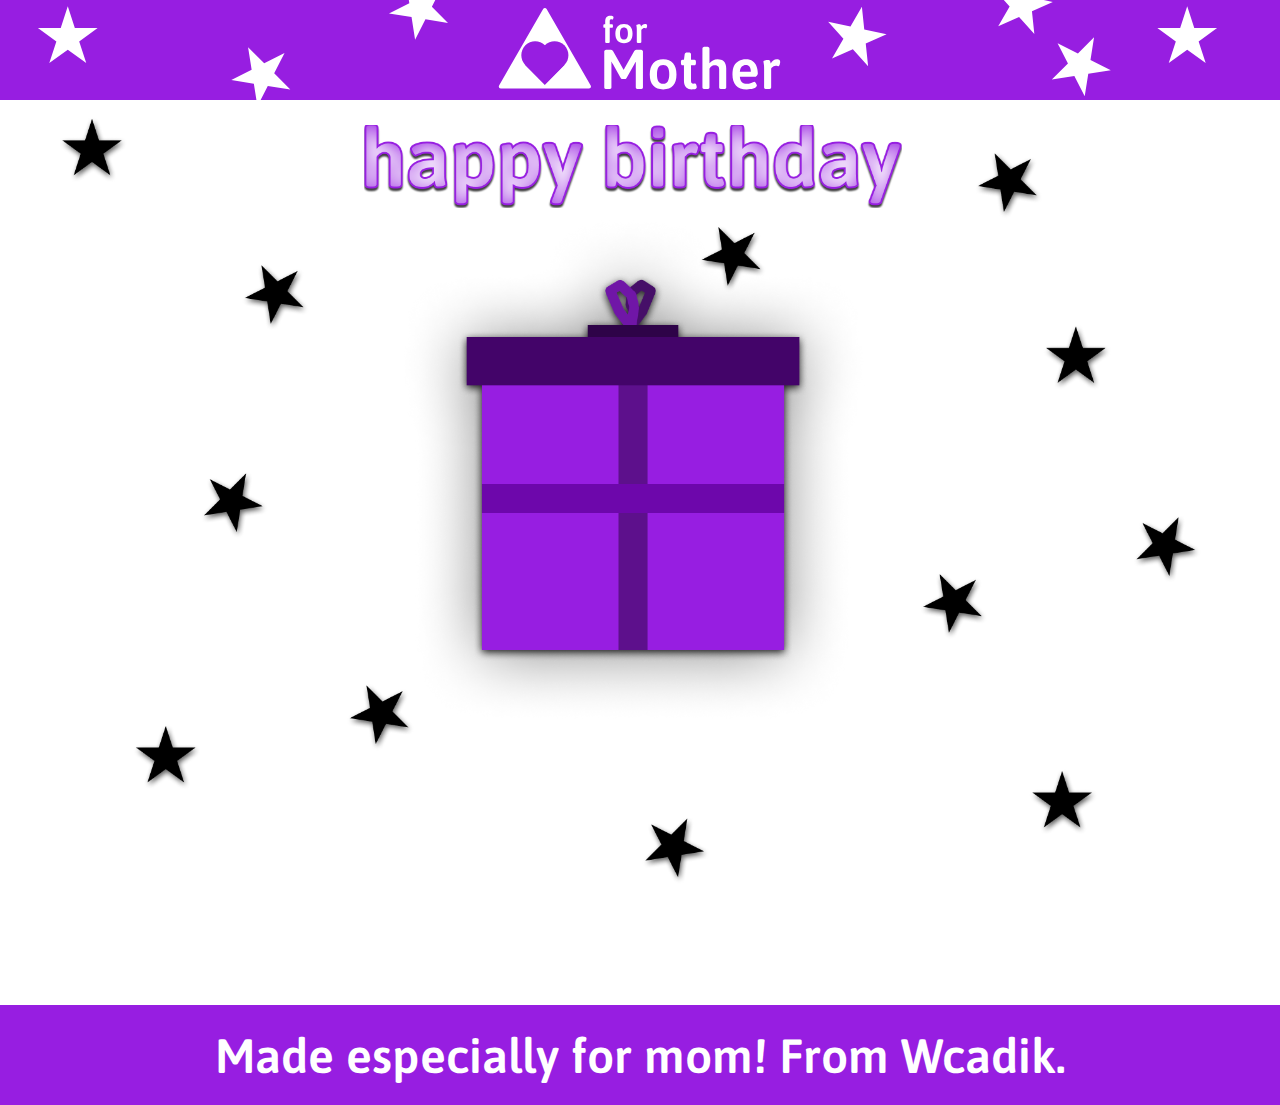
<file: MotherBirthday15.06.2023/index.html>
<!DOCTYPE html>
<html lang="en">
<head>
    <meta charset="UTF-8">
    <meta http-equiv="X-UA-Compatible" content="IE=edge">
    <meta name="viewport" content="width=device-width, initial-scale=1.0">
    <title>Happy Birthday!</title>
    <link rel="stylesheet" href="">
    <link rel="stylesheet" href="css/bootstrap-reboot.min.css">
    <link rel="stylesheet" href="css/font.css">
    <link rel="stylesheet" href="css/blocks/style.min.css">
</head>
<body>
    <div class="header">
        <img src="img/header_stars.svg" alt="stars" class="header__stars">
        <div class="container">
            <img src="img/Logo.svg" alt="logo" class="header__logo">
        </div>
    </div>
    <div class="promo">
        <div class="container">
            <img src="img/bg_stars.png" alt="bg" class="promo__bg">
        </div>
        <div class="container">
            <img src="img/happy birthday.png" alt="Happy Birthday" class="promo__title">
        </div>
        <div class="container">
            <img src="img/gift.png" alt="gift" class="promo__gift" id="gift">
        </div>
    </div>
    <div class="footer">
        <div class="footer__descr">
            Made especially for mom! From Wcadik.
        </div>
    </div>
    <script src="https://code.jquery.com/jquery-3.6.4.min.js"></script>
    <script src="js/script.js"></script>
</body>
</html>
</file>
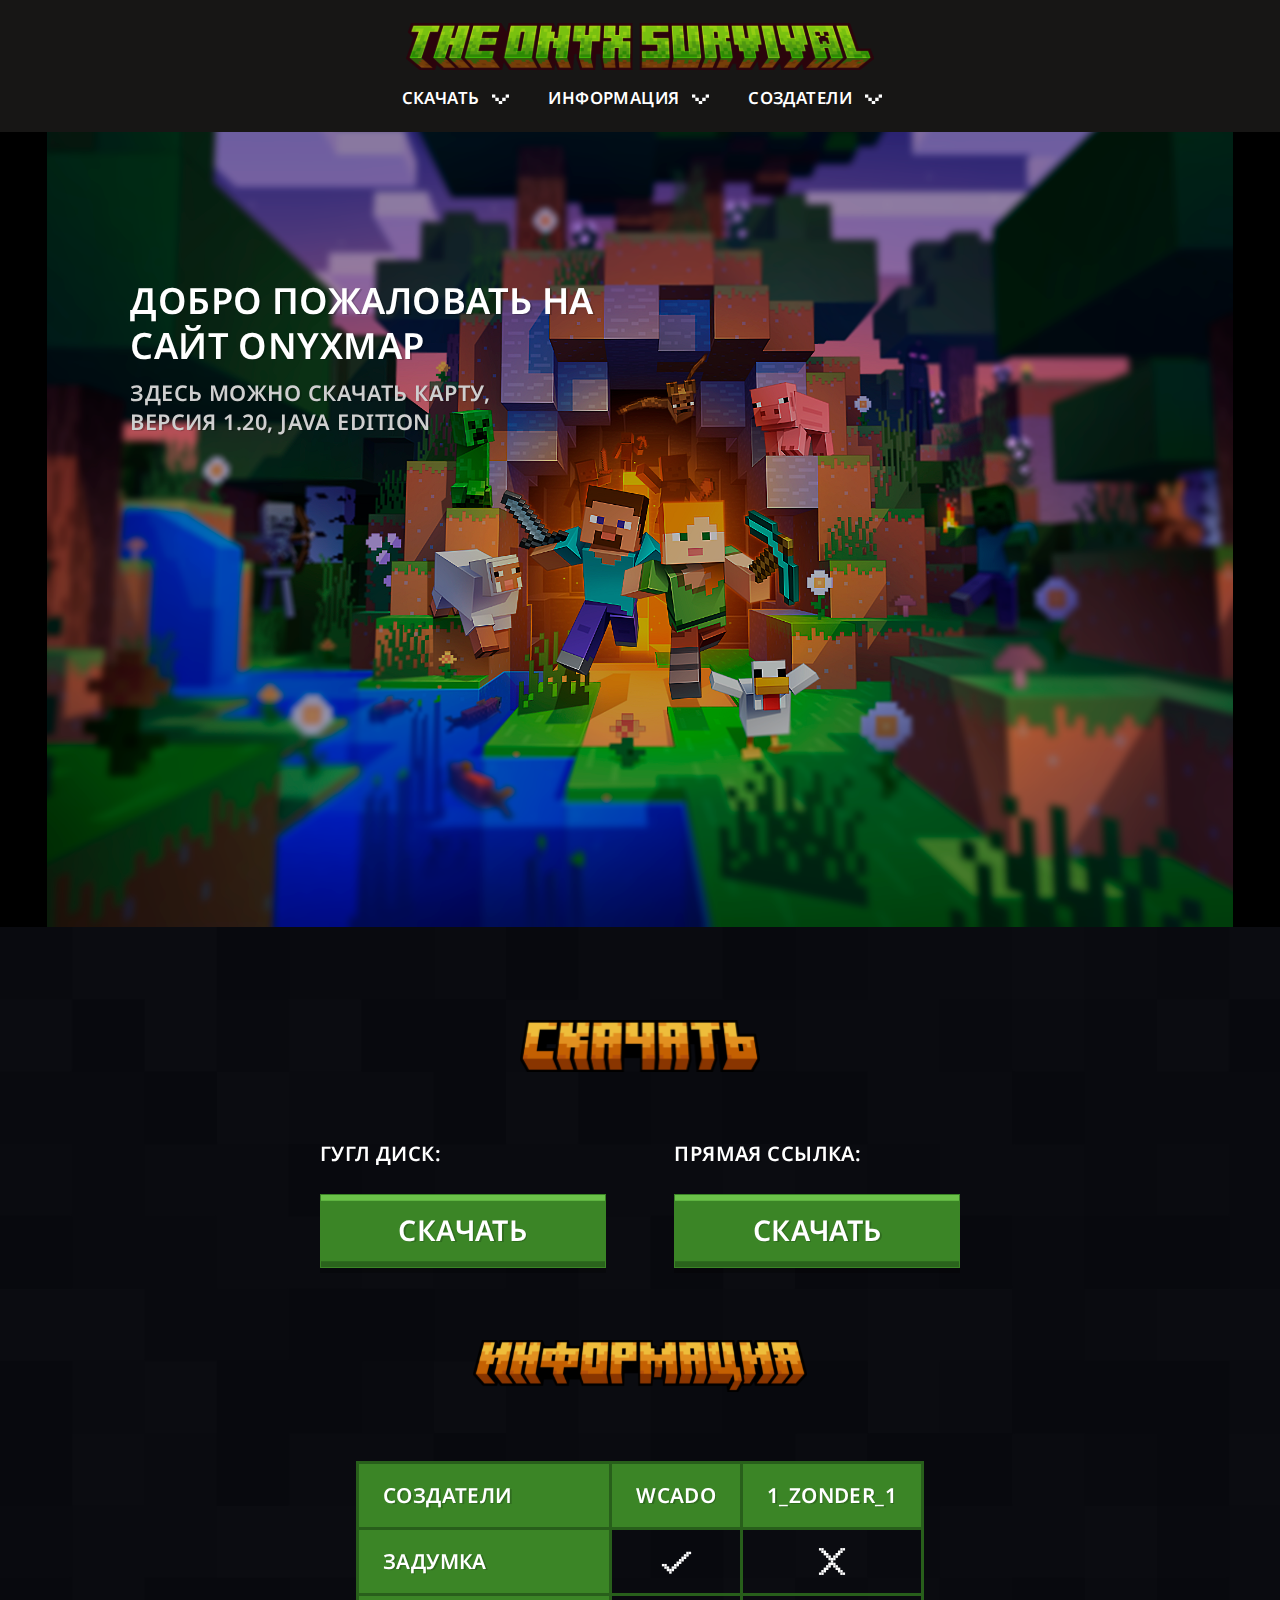
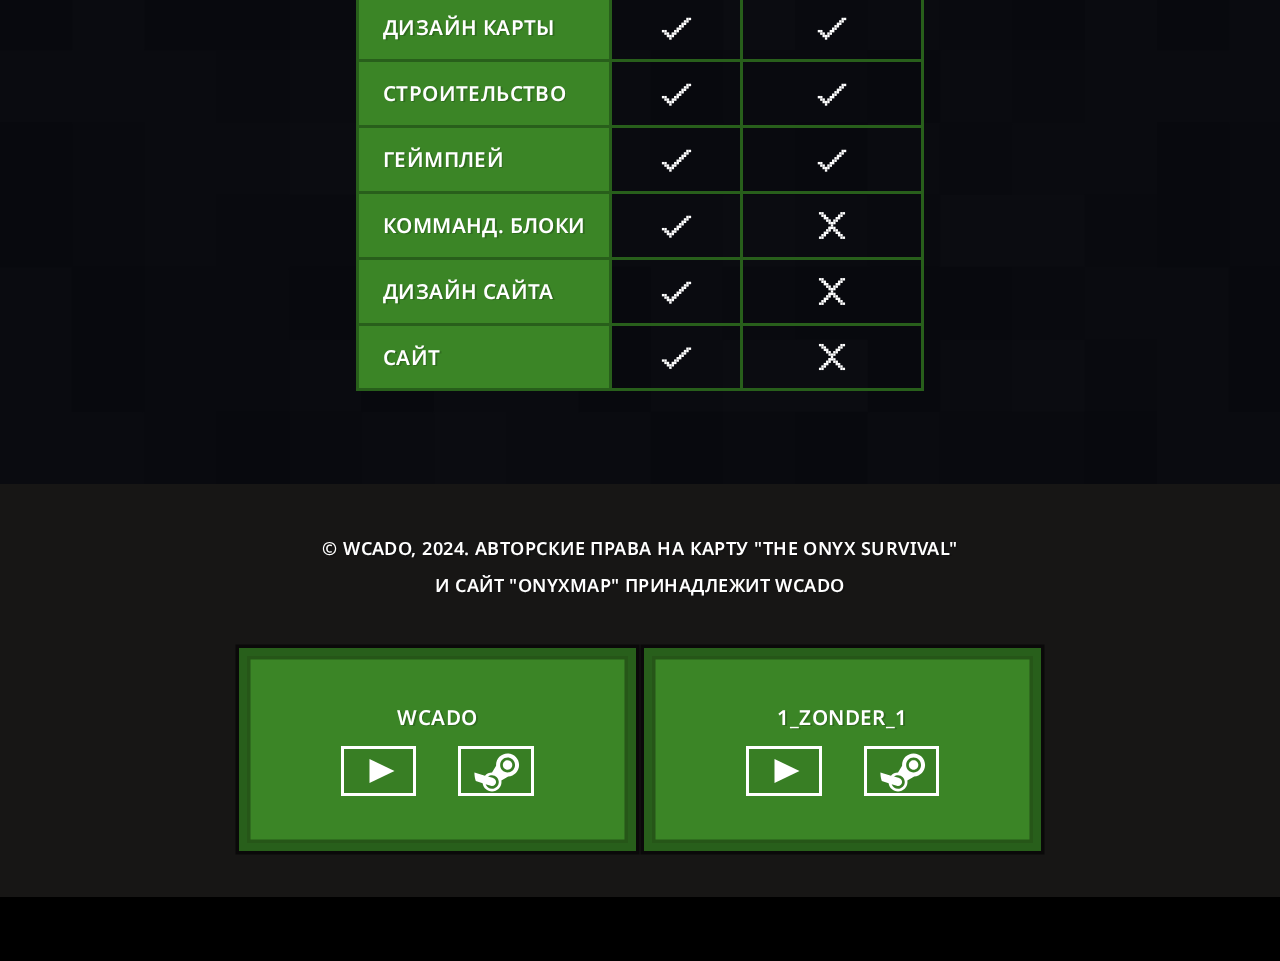
<file: onyxmap/index.html>
<!DOCTYPE html><html lang="ru"><head><meta charset="UTF-8"><meta name="viewport" content="width=device-width,initial-scale=1"><title>OnyxMap</title><link rel="shortcut icon" href="icons/favicon.ico" type="image/x-icon"><link rel="icon" href="icons/favicon.ico" type="image/x-icon"><link rel="stylesheet" href="css/libraries/bootstrap-reboot.min.css"><link rel="stylesheet" href="css/libraries/font.css"><link rel="stylesheet" href="css/style.min.css"></head><body><header class="header"><div class="header-logo"><a href="#Home" title="Меню"><img src="img/logo.svg" alt="logo" class="header-logo_img"></a></div><div class="container"><ul class="header-list"><li><a href="#Downloads">скачать</a></li><li><a href="#Information">информация</a></li><li><a href="#Creators">создатели</a></li></ul></div></header><div id="Home" style="top:-10px;position:absolute">air</div><main class="main"><div class="main__bg"><h1 class="main__title">Добро пожаловать на сайт OnyxMap</h1><h3 class="main__descr">Здесь можно скачать карту, версия 1.20, Java Edition</h3></div></main><section class="content"><div class="content__download"><div class="title" id="Downloads"><img src="img/download.svg" class="title" alt="download"></div><div class="container"><div class="block"><div class="content__download_descr">Гугл диск:</div><a target="_blank" href="https://drive.google.com/file/d/1AvsOnqF2Jua0AzsUdylp67Nx6cg6aU0h/view?usp=drive_link"><button class="content__download_button">скачать</button></a></div><div class="block"><div class="content__download_descr">Прямая ссылка:</div><a target="_blank" href="https://drive.google.com/uc?export=download&id=1AvsOnqF2Jua0AzsUdylp67Nx6cg6aU0h"><button class="content__download_button">скачать</button></a></div></div></div><div class="content__information"><div class="title" id="Information"><img src="img/information.svg" class="title" alt="information"></div><div class="container"><table><tr><th>Создатели</th><th class="creators">Wcado</th><th class="creators">1_zonder_1</th></tr><tr><th>Задумка</th><td><img src="icons/check_mark.svg" alt="check_mark"></td><td><img src="icons/cross.svg" alt="cross"></td></tr><tr><th>Дизайн карты</th><td><img src="icons/check_mark.svg" alt="check_mark"></td><td><img src="icons/check_mark.svg" alt="check_mark"></td></tr><tr><th>Строительство</th><td><img src="icons/check_mark.svg" alt="check_mark"></td><td><img src="icons/check_mark.svg" alt="check_mark"></td></tr><tr><th>Геймплей</th><td><img src="icons/check_mark.svg" alt="check_mark"></td><td><img src="icons/check_mark.svg" alt="check_mark"></td></tr><tr><th>Комманд. блоки</th><td><img src="icons/check_mark.svg" alt="check_mark"></td><td><img src="icons/cross.svg" alt="cross"></td></tr><tr><th>Дизайн сайта</th><td><img src="icons/check_mark.svg" alt="check_mark"></td><td><img src="icons/cross.svg" alt="cross"></td></tr><tr><th>Сайт</th><td><img src="icons/check_mark.svg" alt="check_mark"></td><td><img src="icons/cross.svg" alt="cross"></td></tr></table></div></div></section><footer id="Creators" class="footer"><div class="footer_descr">&copy; Wcado, 2024. Авторские права на карту "The Onyx Survival" и сайт "OnyxMap" принадлежит Wcado</div><div class="footer__blocks"><div class="footer__blocks_content"><div class="footer__blocks_content-name">Wcado</div><div class="footer__blocks_content_links"><a class="footer__blocks_content_links-youtube" title="YouTube" target="_blank" href="https://www.youtube.com/@Wcado"></a> <a class="footer__blocks_content_links-steam" title="Steam" target="_blank" href="https://steamcommunity.com/id/Wcado/"><svg width="80" height="80" viewBox="0 0 118 118" fill="none" xmlns="http://www.w3.org/2000/svg"><g style="mix-blend-mode:hard-light"><path d="M69.6901 53.7958C74.4168 53.7958 78.2486 49.9641 78.2486 45.2374C78.2486 40.5107 74.4168 36.679 69.6901 36.679C64.9635 36.679 61.1317 40.5107 61.1317 45.2374C61.1317 49.9641 64.9635 53.7958 69.6901 53.7958Z" fill="white"/><path d="M69.6901 24.4526C58.2218 24.4526 48.9053 33.7691 48.9053 45.2374C48.9053 45.6775 48.9542 46.0932 48.9787 46.5089L41.5695 58.6864C36.5078 58.6864 31.9841 60.8871 28.8541 64.3594L9.78107 58.6864C9.78107 64.0904 10.6614 69.2988 12.2997 74.1649L24.6238 78.1018C25.7487 86.4646 32.8888 92.9201 41.5695 92.9201C51.0327 92.9201 58.6864 85.2664 58.6864 75.8032C58.6864 74.8985 58.5886 74.0182 58.4663 73.1623L70.8394 65.9732C81.7697 65.3619 90.4749 56.3144 90.4749 45.2374C90.4749 33.7691 81.1584 24.4526 69.6901 24.4526ZM41.5695 88.0295C36.2389 88.0295 31.7396 84.5817 30.0768 79.8379L39.2465 82.7478L39.271 82.7233C39.271 82.7478 39.2954 82.7478 39.3199 82.7478C39.6622 82.8456 39.9801 82.9434 40.3224 83.0167C40.7381 83.0901 41.1538 83.139 41.5695 83.139C45.6287 83.139 48.9053 79.8623 48.9053 75.8032C48.9053 72.6244 46.8269 69.9101 43.9659 68.9076C43.9414 68.8831 43.8925 68.8342 43.8925 68.8342L34.3315 65.9977C36.3611 64.5061 38.8553 63.5769 41.5695 63.5769C48.3185 63.5769 53.7959 69.0543 53.7959 75.8032C53.7959 82.5521 48.3185 88.0295 41.5695 88.0295ZM69.6901 58.6864C62.2565 58.6864 56.2411 52.671 56.2411 45.2374C56.2411 37.8038 62.2565 31.7884 69.6901 31.7884C77.1237 31.7884 83.1391 37.8038 83.1391 45.2374C83.1391 52.671 77.1237 58.6864 69.6901 58.6864Z" fill="white"/></g></svg></a></div></div></div><div class="footer__blocks"><div class="footer__blocks_content"><div class="footer__blocks_content-name">1_ZoNdEr_1</div><div class="footer__blocks_content_links"><a class="footer__blocks_content_links-youtube" title="YouTube" target="_blank" href="https://www.youtube.com/@flipacliperanimations6947/videos"></a> <a class="footer__blocks_content_links-steam" title="Steam" target="_blank" href="https://steamcommunity.com/profiles/76561199156945597"><svg width="80" height="80" viewBox="0 0 118 118" fill="none" xmlns="http://www.w3.org/2000/svg"><g style="mix-blend-mode:hard-light"><path d="M69.6901 53.7958C74.4168 53.7958 78.2486 49.9641 78.2486 45.2374C78.2486 40.5107 74.4168 36.679 69.6901 36.679C64.9635 36.679 61.1317 40.5107 61.1317 45.2374C61.1317 49.9641 64.9635 53.7958 69.6901 53.7958Z" fill="white"/><path d="M69.6901 24.4526C58.2218 24.4526 48.9053 33.7691 48.9053 45.2374C48.9053 45.6775 48.9542 46.0932 48.9787 46.5089L41.5695 58.6864C36.5078 58.6864 31.9841 60.8871 28.8541 64.3594L9.78107 58.6864C9.78107 64.0904 10.6614 69.2988 12.2997 74.1649L24.6238 78.1018C25.7487 86.4646 32.8888 92.9201 41.5695 92.9201C51.0327 92.9201 58.6864 85.2664 58.6864 75.8032C58.6864 74.8985 58.5886 74.0182 58.4663 73.1623L70.8394 65.9732C81.7697 65.3619 90.4749 56.3144 90.4749 45.2374C90.4749 33.7691 81.1584 24.4526 69.6901 24.4526ZM41.5695 88.0295C36.2389 88.0295 31.7396 84.5817 30.0768 79.8379L39.2465 82.7478L39.271 82.7233C39.271 82.7478 39.2954 82.7478 39.3199 82.7478C39.6622 82.8456 39.9801 82.9434 40.3224 83.0167C40.7381 83.0901 41.1538 83.139 41.5695 83.139C45.6287 83.139 48.9053 79.8623 48.9053 75.8032C48.9053 72.6244 46.8269 69.9101 43.9659 68.9076C43.9414 68.8831 43.8925 68.8342 43.8925 68.8342L34.3315 65.9977C36.3611 64.5061 38.8553 63.5769 41.5695 63.5769C48.3185 63.5769 53.7959 69.0543 53.7959 75.8032C53.7959 82.5521 48.3185 88.0295 41.5695 88.0295ZM69.6901 58.6864C62.2565 58.6864 56.2411 52.671 56.2411 45.2374C56.2411 37.8038 62.2565 31.7884 69.6901 31.7884C77.1237 31.7884 83.1391 37.8038 83.1391 45.2374C83.1391 52.671 77.1237 58.6864 69.6901 58.6864Z" fill="white"/></g></svg></a></div></div></div></footer><script src="js/script.js"></script></body></html>
</file>
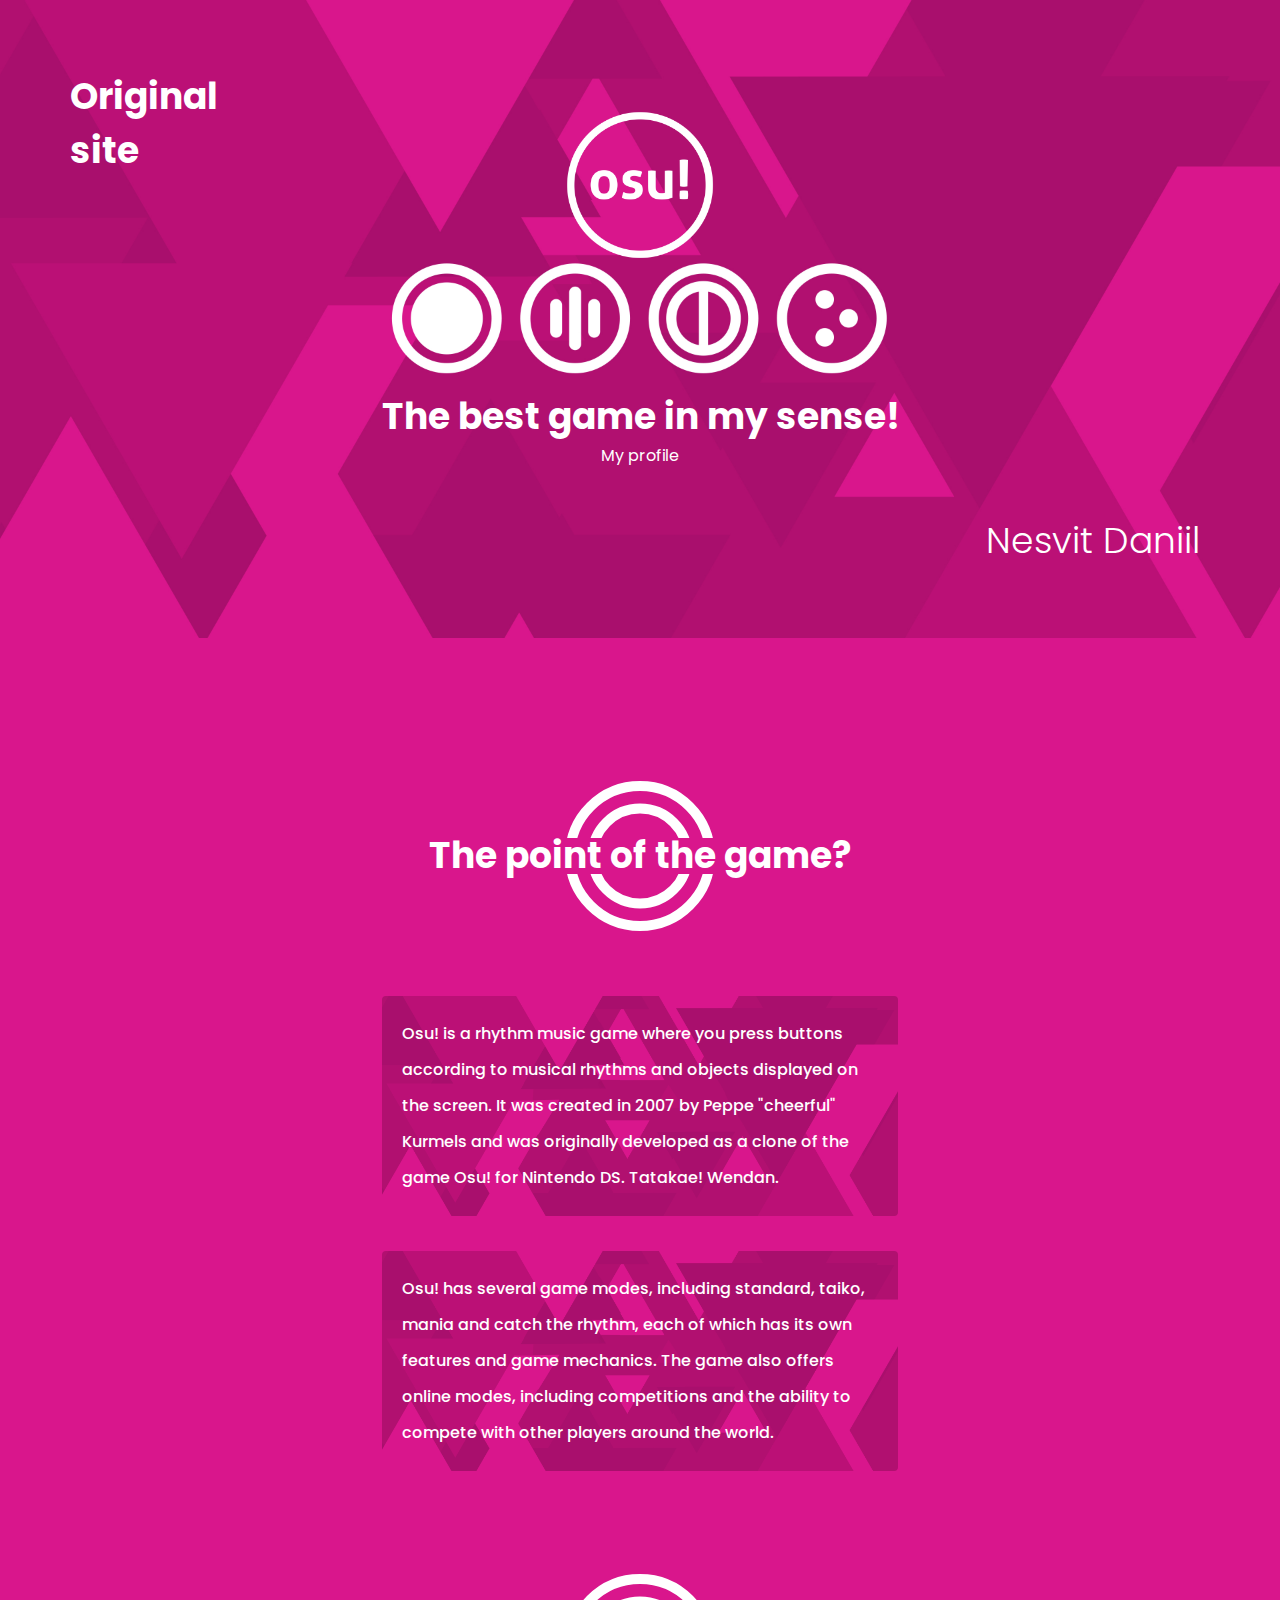
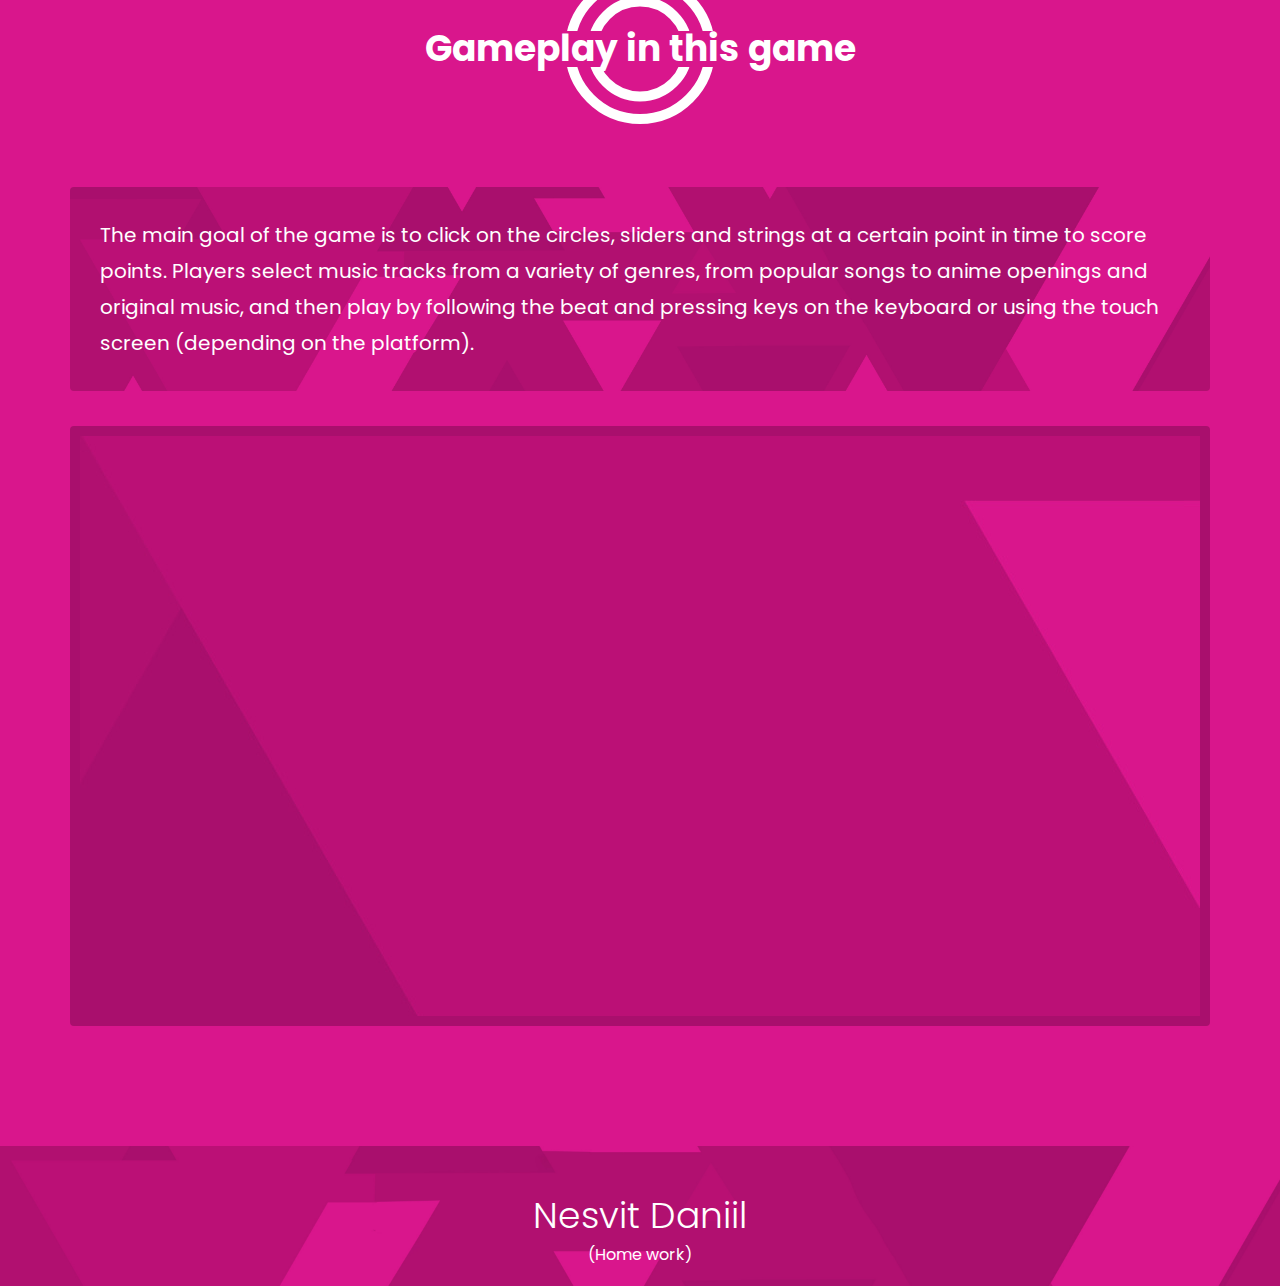
<file: osu/index.html>
<!DOCTYPE html><html lang="en"><head><meta charset="UTF-8"><meta name="viewport" content="width=device-width,initial-scale=1"><title>Osu!</title><link rel="shortcut icon" href="icons/favicon.ico" type="image/x-icon"><link rel="icon" href="icons/favicon.ico" type="image/x-icon"><link rel="stylesheet" href="css/style.min.css"></head><body><div class="desctop"><section class="promo"><div class="original title"><a href="https://osu.ppy.sh/home" target="_blank">Original site</a></div><div class="author title">Nesvit Daniil</div><div class="container"><div class="promo__wrapper"><div class="promo__logo"><div><a href="https://osu.ppy.sh/home" target="_blank"><img src="icons/logo.png" alt="Osu!" class="promo__logo-first"> <img src="icons/h_logo.png" alt="Osu!" class="promo__logo-last"></a></div></div><h1 class="title title_fz36 promo__title">The best game in my sense!</h1><a href="https://osu.ppy.sh/users/35159426" target="_blank" class="promo__link">My profile</a></div></div></section><section class="meaning"><div class="container"><div class="title__section-title"><h2 class="title title_fz36">The point of the game?</h2><div class="title__section-circle"></div></div><div class="meaning__wrapper"><div class="meaning__wrapper-item"><div class="meaning__descr">Osu! is a rhythm music game where you press buttons according to musical rhythms and objects displayed on the screen. It was created in 2007 by Peppe "cheerful" Kurmels and was originally developed as a clone of the game Osu! for Nintendo DS. Tatakae! Wendan.</div></div><div class="meaning__wrapper-item"><div class="meaning__descr">Osu! has several game modes, including standard, taiko, mania and catch the rhythm, each of which has its own features and game mechanics. The game also offers online modes, including competitions and the ability to compete with other players around the world.</div></div></div></div></section><section class="gameplay"><div class="container"><div class="title__section-title"><h2 class="title title_fz36">Gameplay in this game</h2><div class="title__section-circle"></div></div><div class="gameplay__video"><div class="gameplay__descr">The main goal of the game is to click on the circles, sliders and strings at a certain point in time to score points. Players select music tracks from a variety of genres, from popular songs to anime openings and original music, and then play by following the beat and pressing keys on the keyboard or using the touch screen (depending on the platform).</div><iframe src="https://www.youtube.com/embed/iEW0q-Rdzlk" title="Osu!lazer | Insert Coin (Thaehan)" allow="accelerometer; autoplay; clipboard-write; encrypted-media; gyroscope; picture-in-picture; web-share" allowfullscreen></iframe></div></div></section><footer class="footer"><div class="container"><div class="author title title_fz36 footer__author">Nesvit Daniil</div><div class="footer__task">(Home work)</div></div></footer></div><div class="mobile"><section class="via"><div class="wrapper"><div class="title title_fz24">Please visit this site via a PC with a resolution of at least 1280×720</div></div></section></div></body></html>
</file>
<file: MotherBirthday15.06.2023/css/font.css>
@font-face {
	font-family: 'Asap';
	src: local('Asap-SemiBold'),
		url('../fonts/Asap-SemiBold.ttf') format('truetype');
	font-weight: 600;
	font-style: normal;
}
</file>
<file: onyxmap/css/libraries/font.css>
@font-face {
	font-family: 'Noto Sans';
	src: local('NotoSans-SemiBold'),
		url('../../fonts/NotoSans-SemiBold.ttf') format('truetype');
	font-weight: 600;
	font-style: normal;
}
</file>
<file: MotherBirthday15.06.2023/css/blocks/style.min.css>
*{font-family:Asap,sans-serif;box-sizing:border-box;cursor:default;-webkit-user-select:none;-moz-user-select:none;user-select:none}::-webkit-scrollbar{width:17px}::-webkit-scrollbar-track{border-radius:2px;background:#f1f1f1}::-webkit-scrollbar-thumb{border-radius:2px;background:#971ee1}::-webkit-scrollbar-thumb:hover{background:#7a19b6}.header{position:fixed;background-color:#971ee1;width:100%;height:100px;top:0;padding:0 19px 0;pointer-events:none;z-index:1}.header__stars{position:block;width:98%;height:120px}.header .container{display:flex;justify-content:center;align-items:center}.header__logo{position:absolute;top:6px;left:50%;transform:translateX(-50%)}.promo{width:100%;height:1350px;margin-top:15px;background-color:#fff;padding:100px 48.58px 35.58px 35px}.promo__bg{position:absolute;width:90%;pointer-events:none}.promo .container{display:flex;justify-content:center}.promo__title{margin-top:10px;width:45%}.promo__gift{width:40%;cursor:pointer}.footer{display:flex;width:100%;height:100px;background:#971ee1;padding:27px 0}.footer__descr{color:#fff;font-size:48px;line-height:48px;font-weight:600;margin:0 auto}@media(max-width:2561px){.promo{height:1650px}}@media(max-width:2447px){.promo{height:1580px}}@media(max-width:2183px){.promo{height:1440px}}@media(max-width:2026px){.promo{height:1350px}}@media(max-width:1842px){.promo{height:1250px}}@media(max-width:1574px){.promo{height:1090px}}@media(max-width:1411px){.promo{height:990px}}@media(max-width:1242px){.promo{height:890px}}@media(max-width:1025px){.promo{height:760px}}
</file>
<file: onyxmap/css/style.min.css>
html{scroll-behavior:smooth;scroll-padding-top:146px}*{margin:0;padding:0;box-sizing:border-box;font-family:"Noto Sans";font-size:24px;text-transform:uppercase;color:#fff;letter-spacing:.5px;text-shadow:2px 1px rgba(0,0,0,.1882352941);zoom:97.5%;cursor:default}* ::selection{background-color:#3b8526;color:#fff}* ::-webkit-scrollbar{width:20px}* ::-webkit-scrollbar-track{background:#3b8526;box-shadow:inset 0 -4px #2a631c,inset -4px 4px #6bc349,inset 4px -4px #2a631c}* ::-webkit-scrollbar-thumb{background:#3b8526;border:1px solid #fff;box-shadow:inset 0 0 0 2px #1157be,inset 0 -4px #2a631c,inset -4px 4px #6bc349,inset 4px -4px #2a631c}body{background-color:#000}.container{width:1280px;margin:0 auto}.title{display:flex;justify-content:center;align-items:center;-webkit-user-select:none;user-select:none;height:60px}.header{position:fixed;top:0;left:0;background-color:#171615;min-width:100%;max-width:100%;height:142px;z-index:1;transition:.15s all ease-in-out}.header-list{position:relative;list-style-type:none;margin:55px 0 0 -30px;padding-left:0;display:flex;justify-content:center;align-items:center;transform:translateY(calc(-100% + 8px))}.header-list a{color:#fff;text-decoration:none;font-size:20px;transition:.15s all}.header-list a::before{content:"";position:absolute;width:20px;height:12px;background:url(../icons/arrow.svg) center center/cover no-repeat;right:-20px;top:30px;transition:.15s all}.header-list li{position:relative;padding:15px 15px;margin:0 25px 0 25px}.header-logo{margin-top:25px;display:flex;justify-content:center;-webkit-user-select:none;user-select:none;z-index:3}.header-logo_img{position:relative;transition:all .15s;display:inline-block;max-width:545px;min-width:100px;height:auto;cursor:pointer;z-index:3}.header-logo_img:active{transform:scale(1.02)}.header.hide{transform:translateY(-142px);transition:.15s all ease-in-out}@media(hover:hover){.header-list a:hover{cursor:pointer;color:#5cb92e}.header-list a:hover::before{background:url(../icons/arrow_active.svg) center center/cover no-repeat}}@media(hover:none){.header-list a:active{cursor:pointer;color:#5cb92e}.header-list a:active::before{background:url(../icons/arrow_active.svg) center center/cover no-repeat}}.main{margin-top:100px;display:block}.main__bg{display:block;background:url(../img/main_bg.png) center center/cover no-repeat;max-width:1280px;min-height:100vh;margin:0 auto;padding:200px 0 0 90px;zoom:100%}.main__title{font-size:40px;font-weight:600;line-height:50px;width:513px}.main__descr{margin-top:10px;line-height:32px;width:400px;color:#cfcfcf}#download{position:absolute;top:752px}.content{max-width:100%;height:auto;padding:100px 0 100px 0;background:url(../img/black_concrete.jpg) center left/contain repeat}.content__download .container{display:flex;justify-content:center;flex-wrap:wrap}.content__download .block{margin:0 40px;display:inline-block}.content__download_descr{display:inline-block;text-align:left;margin-top:80px}.content__download a{text-decoration:none;color:#fff;cursor:pointer}.content__download_button{padding:0;display:block;margin-top:30px;height:90px;text-transform:uppercase;width:350px;background:#3b8526;box-shadow:inset 0 0 0 2px rgba(0,0,0,0),inset 0 7px 0 #6bc349,inset 0 -7px 0 #2a631c,0 6px 0 rgba(0,0,0,.25);font-size:35px;font-weight:600;transition:.15s all,0s box-shadow;border:1px solid rgba(0,0,0,0);-webkit-user-select:none;user-select:none}.content__information{margin-top:80px}.content__information table{margin:0 auto;margin-top:80px;border:4px solid #285f1b;-webkit-user-select:none;user-select:none}.content__information th{padding:20px 30px;background:#3b8526;color:#fff;border:4px solid #285f1b;font-size:26px}.content__information .creators{text-align:center}.content__information td{text-align:center;border-top:4px solid #285f1b;border-bottom:4px solid #285f1b;border-right:4px solid #285f1b}.content__information td img{width:50px}@media(hover:hover){.content__download_button:hover{border:1px solid #fff;box-shadow:inset 0 0 0 1px #1157be,inset 0 -7px 0 #000,inset 0 7px 0 #8d8e92;background:linear-gradient(#333,#080808)}.content__download_button:hover:active{background:linear-gradient(#2b2b2b,#000)}}@media(hover:none){.content__download_button:active{border:1px solid #fff;box-shadow:inset 0 0 0 1px #1157be,inset 0 -7px 0 #000,inset 0 7px 0 #8d8e92;background:linear-gradient(#333,#080808)}}.footer{position:relative;background:#171615;width:100%;padding:1%;height:auto;-webkit-user-select:none;user-select:none;display:flex;justify-content:center;flex-wrap:wrap;padding:50px 50px}.footer_descr{display:block;margin:0 auto;padding:0 300px;float:left;text-align:center;font-size:20px;line-height:40px;width:100%;-webkit-user-select:text;user-select:text}.footer__blocks{margin-top:50px;display:flex}.footer__blocks_content{background:#3b8526;box-shadow:inset 0 0 0 4px rgba(0,0,0,.35),0 0 0 4px rgba(0,0,0,.55);border:10px solid #285f1b;width:450px;height:230px;margin:0 5px;display:flex;flex-wrap:wrap;flex-direction:column;align-content:stretch;justify-content:center;align-items:center}.footer__blocks_content-name{-webkit-user-select:text;user-select:text}.footer__blocks_content_links{position:relative;margin-top:15px;display:flex}.footer__blocks_content_links-youtube{position:relative;width:90px;height:60px;background:rgba(0,0,0,.05);border:4px solid #fff;transition:all .2s;margin:0 25px 0 0;cursor:pointer}.footer__blocks_content_links-youtube::before{content:"";position:absolute;top:50%;left:55%;transform:translate(-50%,-50%);width:0;height:0;border-top:15px solid rgba(0,0,0,0);border-left:30px solid #fff;border-bottom:15px solid rgba(0,0,0,0);pointer-events:none}.footer__blocks_content_links-steam{position:relative;width:90px;height:60px;border:4px solid #fff;background:rgba(0,0,0,.05);transition:all .2s;margin:0 0 0 25px;cursor:pointer}.footer__blocks_content_links-steam svg{position:absolute;top:-11px;left:10px;pointer-events:none}@media(hover:hover){.footer__blocks_content_links-youtube:hover{background:rgba(0,0,0,.1)}.footer__blocks_content_links-youtube:hover:active{background:rgba(0,0,0,.2)}.footer__blocks_content_links-steam:hover{background:rgba(0,0,0,.1)}.footer__blocks_content_links-steam:hover:active{background:rgba(0,0,0,.2)}}@media(hover:none){.footer__blocks_content_links-youtube:active{background:rgba(0,0,0,.15)}.footer__blocks_content_links-steam:active{background:rgba(0,0,0,.15)}}@media(max-width:1201px){.container{width:95vw;margin:0 auto}.footer_descr{padding:0 150px}}@media(max-width:867px){*{font-size:23px}.main__descr{font-size:20px}.main__title{font-size:35px;width:410px}.content__download_descr{font-size:20px}.content__information .container{width:100%;margin:0 auto}.content__information table th{font-size:23px}.footer__blocks{margin-top:50px}.footer_descr{padding:0 50px}}@media(max-width:600px){*{font-size:20px}html{scroll-padding-top:136px}.header{height:132px}.header-logo_img{max-width:500px}.header-list{margin-left:-46px}.header-list li{transform:translateY(-6px);margin:0 10px 0 25px}.header-list a{font-size:19px}.header-list a::before{top:27px}.main__bg{padding:180px 0 0 60px}.main__title{margin:0;width:100%;font-size:31px}.main__title{font-size:30px;width:350px}.content__download_descr{font-size:20px}.content__information .container{width:100%;margin:0 auto}.content__information table{width:100vw}.content__information table th{font-size:20px}}@media(max-width:470px){html{scroll-padding-top:126px}.header{height:122px}.header-logo_img{max-width:470px}.header-list a{font-size:17px}.content__download_button{font-size:30px}.content__information table th{font-size:18px}.content__information table td img{width:40px}.footer__blocks_content{width:100vw}}@media(max-width:440px){.header-logo_img{max-width:450px}.header-list a{font-size:16px}.main__descr{font-size:18px;width:300px}.content__information table th{font-size:16px}.footer_descr{padding:0 10px}}@media(max-width:415px){.header-logo_img{width:420px}.header-list{margin:54px 8vw 0 0}.header-list li{margin:0 10px 0 15px}.header-list a{font-size:16px}.header-list a::before{width:15px;height:9px;right:-10px;top:29px}.main__descr{font-size:16px}.main__title{width:320px;font-size:28px}.content__download_button{font-size:28px}.content__information table th{font-size:13px}.content__information table td img{width:35px}}@media(max-width:390px){.header-logo_img{width:390px}.header-list a{font-size:14px}.main__bg{padding:180px 0 0 0}.main__descr{margin:0 auto;margin-top:10px;width:320px;font-size:16px}.main__title{margin:0 auto;width:320px;font-size:28px}}@media(max-width:360px){.title{height:50px}.header{height:112px}.header-logo_img{width:375px}.header-list{margin:53px 8vw 0 0}.header-list li{margin:0 5px 0 10px}.header-list a{font-size:14px}.content__information table th{padding:15px 20px;font-size:13px}.content__information table td img{width:30px}}@media(max-width:340px){.header-logo_img{width:350px}.header-list{margin:53px 9vw 0 0}.header-list li{margin:0 5px 0 10px}.header-list a{font-size:13px}}
</file>
<file: osu/css/style.min.css>
/*!
 * Bootstrap Reboot v4.3.1 (https://getbootstrap.com/)
 * Copyright 2011-2019 The Bootstrap Authors
 * Copyright 2011-2019 Twitter, Inc.
 * Licensed under MIT (https://github.com/twbs/bootstrap/blob/master/LICENSE)
 * Forked from Normalize.css, licensed MIT (https://github.com/necolas/normalize.css/blob/master/LICENSE.md)
 */@import url(https://fonts.googleapis.com/css2?family=Oswald:wght@500&family=Poppins:wght@300;500;700&display=swap);*,::after,::before{box-sizing:border-box}html{font-family:sans-serif;line-height:1.15;-webkit-text-size-adjust:100%;-webkit-tap-highlight-color:rgba(0,0,0,0)}article,aside,figcaption,figure,footer,header,hgroup,main,nav,section{display:block}body{margin:0;font-family:-apple-system,BlinkMacSystemFont,"Segoe UI",Roboto,"Helvetica Neue",Arial,"Noto Sans",sans-serif,"Apple Color Emoji","Segoe UI Emoji","Segoe UI Symbol","Noto Color Emoji";font-size:1rem;font-weight:400;line-height:1.5;color:#212529;text-align:left;background-color:#fff}[tabindex="-1"]:focus{outline:0!important}hr{box-sizing:content-box;height:0;overflow:visible}h1,h2,h3,h4,h5,h6{margin-top:0;margin-bottom:.5rem}p{margin-top:0;margin-bottom:1rem}abbr[data-original-title],abbr[title]{text-decoration:underline;-webkit-text-decoration:underline dotted;text-decoration:underline dotted;cursor:help;border-bottom:0;-webkit-text-decoration-skip-ink:none;text-decoration-skip-ink:none}address{margin-bottom:1rem;font-style:normal;line-height:inherit}dl,ol,ul{margin-top:0;margin-bottom:1rem}ol ol,ol ul,ul ol,ul ul{margin-bottom:0}dt{font-weight:700}dd{margin-bottom:.5rem;margin-left:0}blockquote{margin:0 0 1rem}b,strong{font-weight:bolder}small{font-size:80%}sub,sup{position:relative;font-size:75%;line-height:0;vertical-align:baseline}sub{bottom:-.25em}sup{top:-.5em}a{color:#007bff;text-decoration:none;background-color:rgba(0,0,0,0)}a:hover{color:#0056b3;text-decoration:underline}a:not([href]):not([tabindex]){color:inherit;text-decoration:none}a:not([href]):not([tabindex]):focus,a:not([href]):not([tabindex]):hover{color:inherit;text-decoration:none}a:not([href]):not([tabindex]):focus{outline:0}code,kbd,pre,samp{font-family:SFMono-Regular,Menlo,Monaco,Consolas,"Liberation Mono","Courier New",monospace;font-size:1em}pre{margin-top:0;margin-bottom:1rem;overflow:auto}figure{margin:0 0 1rem}img{vertical-align:middle;border-style:none}svg{overflow:hidden;vertical-align:middle}table{border-collapse:collapse}caption{padding-top:.75rem;padding-bottom:.75rem;color:#6c757d;text-align:left;caption-side:bottom}th{text-align:inherit}label{display:inline-block;margin-bottom:.5rem}button{border-radius:0}button:focus{outline:1px dotted;outline:5px auto -webkit-focus-ring-color}button,input,optgroup,select,textarea{margin:0;font-family:inherit;font-size:inherit;line-height:inherit}button,input{overflow:visible}button,select{text-transform:none}select{word-wrap:normal}[type=button],[type=reset],[type=submit],button{-webkit-appearance:button}[type=button]:not(:disabled),[type=reset]:not(:disabled),[type=submit]:not(:disabled),button:not(:disabled){cursor:pointer}[type=button]::-moz-focus-inner,[type=reset]::-moz-focus-inner,[type=submit]::-moz-focus-inner,button::-moz-focus-inner{padding:0;border-style:none}input[type=checkbox],input[type=radio]{box-sizing:border-box;padding:0}input[type=date],input[type=datetime-local],input[type=month],input[type=time]{-webkit-appearance:listbox}textarea{overflow:auto;resize:vertical}fieldset{min-width:0;padding:0;margin:0;border:0}legend{display:block;width:100%;max-width:100%;padding:0;margin-bottom:.5rem;font-size:1.5rem;line-height:inherit;color:inherit;white-space:normal}progress{vertical-align:baseline}[type=number]::-webkit-inner-spin-button,[type=number]::-webkit-outer-spin-button{height:auto}[type=search]{outline-offset:-2px;-webkit-appearance:none}[type=search]::-webkit-search-decoration{-webkit-appearance:none}::-webkit-file-upload-button{font:inherit;-webkit-appearance:button}output{display:inline-block}summary{display:list-item;cursor:pointer}template{display:none}[hidden]{display:none!important}*{font-family:Poppins,sans-serif;margin:0;padding:0;box-sizing:border-box;transition:all .2s;cursor:default}* img{-webkit-user-select:none;user-select:none;width:100%}* ::-webkit-scrollbar{width:auto}* ::-webkit-scrollbar-track{background-color:#f6f6f6}* ::-webkit-scrollbar-thumb{background-color:#e8e8e8;border-radius:4px;border:3px solid #d9168c}* ::selection{background-color:#970d62}* a{color:#fff}* a:hover{text-decoration:underline;color:#fff;cursor:pointer}body{background-color:#d9168c}.container{display:block;max-width:1140px;margin:0 auto}.title{font-weight:700;color:#fff;font-size:36px}.title_fz36{font-size:36px}.title_fz24{font-size:24px}.title_fz20{font-size:20px}.title__section-title{display:flex;position:relative;justify-content:center}.title__section-title h2{background-color:#d9168c;margin:0;line-height:36px}.title__section-circle{position:absolute;width:150px;height:150px;border-radius:50%;border:10px solid #fff;z-index:-1;top:50%;transform:translateY(-50%)}.title__section-circle:before{content:"";position:absolute;top:50%;left:50%;width:105px;height:105px;border-radius:50%;border:10px solid #fff;transform:translate(-50%,-50%)}.promo{display:block;max-width:100%;padding:110px 0 170px;background:url(../img/bg.jpg) center 50%/cover no-repeat;position:relative}.promo__wrapper{display:grid;grid-template:repeat(3,auto)/auto;justify-items:center;position:relative}.promo__logo{position:relative;max-width:150px;max-height:auto}.promo__logo img{width:100%;height:auto;cursor:pointer}.promo__logo img:active{filter:contrast(1.1)}.promo__logo-last{position:absolute;top:0;left:0;opacity:0}.promo__logo-last:hover{opacity:1}.promo__logo-first:hover{transform:scale(1.05)}.promo__title{margin:0;margin-top:130px}.promo .original{position:absolute;width:224px;top:70px;left:70px}.promo .author{position:absolute;width:224px;font-weight:300;bottom:70px;right:70px}.meaning{padding-top:200px;display:block;min-height:615px}.meaning__wrapper{padding-top:122px;display:grid;grid-template:minmax(208px,auto)/1fr 1fr;grid-auto-rows:minmax(208px,auto);column-gap:108px;row-gap:35px}.meaning__wrapper-item{display:grid;grid-template:auto/minmax(516px,auto)}.meaning__descr{display:block;background:url(../img/c_bg.jpg) center center/cover no-repeat;border-radius:4px;padding:20px;font-size:16px;line-height:36px;font-weight:500;color:#fff}.gameplay{padding-top:160px;display:block}.gameplay__video{padding-top:120px;display:grid;grid-template:1fr 600px/auto minmax(auto,90%) auto;row-gap:35px}.gameplay__video iframe{display:block;background:url(../img/c_bg.jpg);padding:10px;border:10px solid #a90f6d;border-radius:4px;height:600px;width:100%;grid-column:1/3;grid-row:2}.gameplay__descr{display:block;background:url(../img/c_bg.jpg) center center/cover no-repeat;border-radius:4px;padding:30px;font-size:20px;line-height:36px;color:#fff;grid-column:1/3;grid-row:1}.footer{margin-top:120px;padding:43px 0 13px;width:100%;height:140px;background:url(../img/c_bg.jpg) center center/cover no-repeat}.footer .author{text-align:center;font-weight:300}.footer__task{text-align:center;color:#fff}@media(max-width:2560px){.desctop{display:block}.mobile{display:none}}@media(max-width:1280px){.meaning__wrapper{grid-template:repeat(2,minmax(208px,auto))/minmax(auto,516px);justify-content:center}.meaning__wrapper-item{display:grid;grid-template:auto/auto}}@media(max-width:600px){.desctop{display:none}.mobile{width:99vw;height:100vh}.via{display:flex;justify-content:center;align-items:center;max-width:100%;height:100%}.via .title{padding:20px}}
</file>
